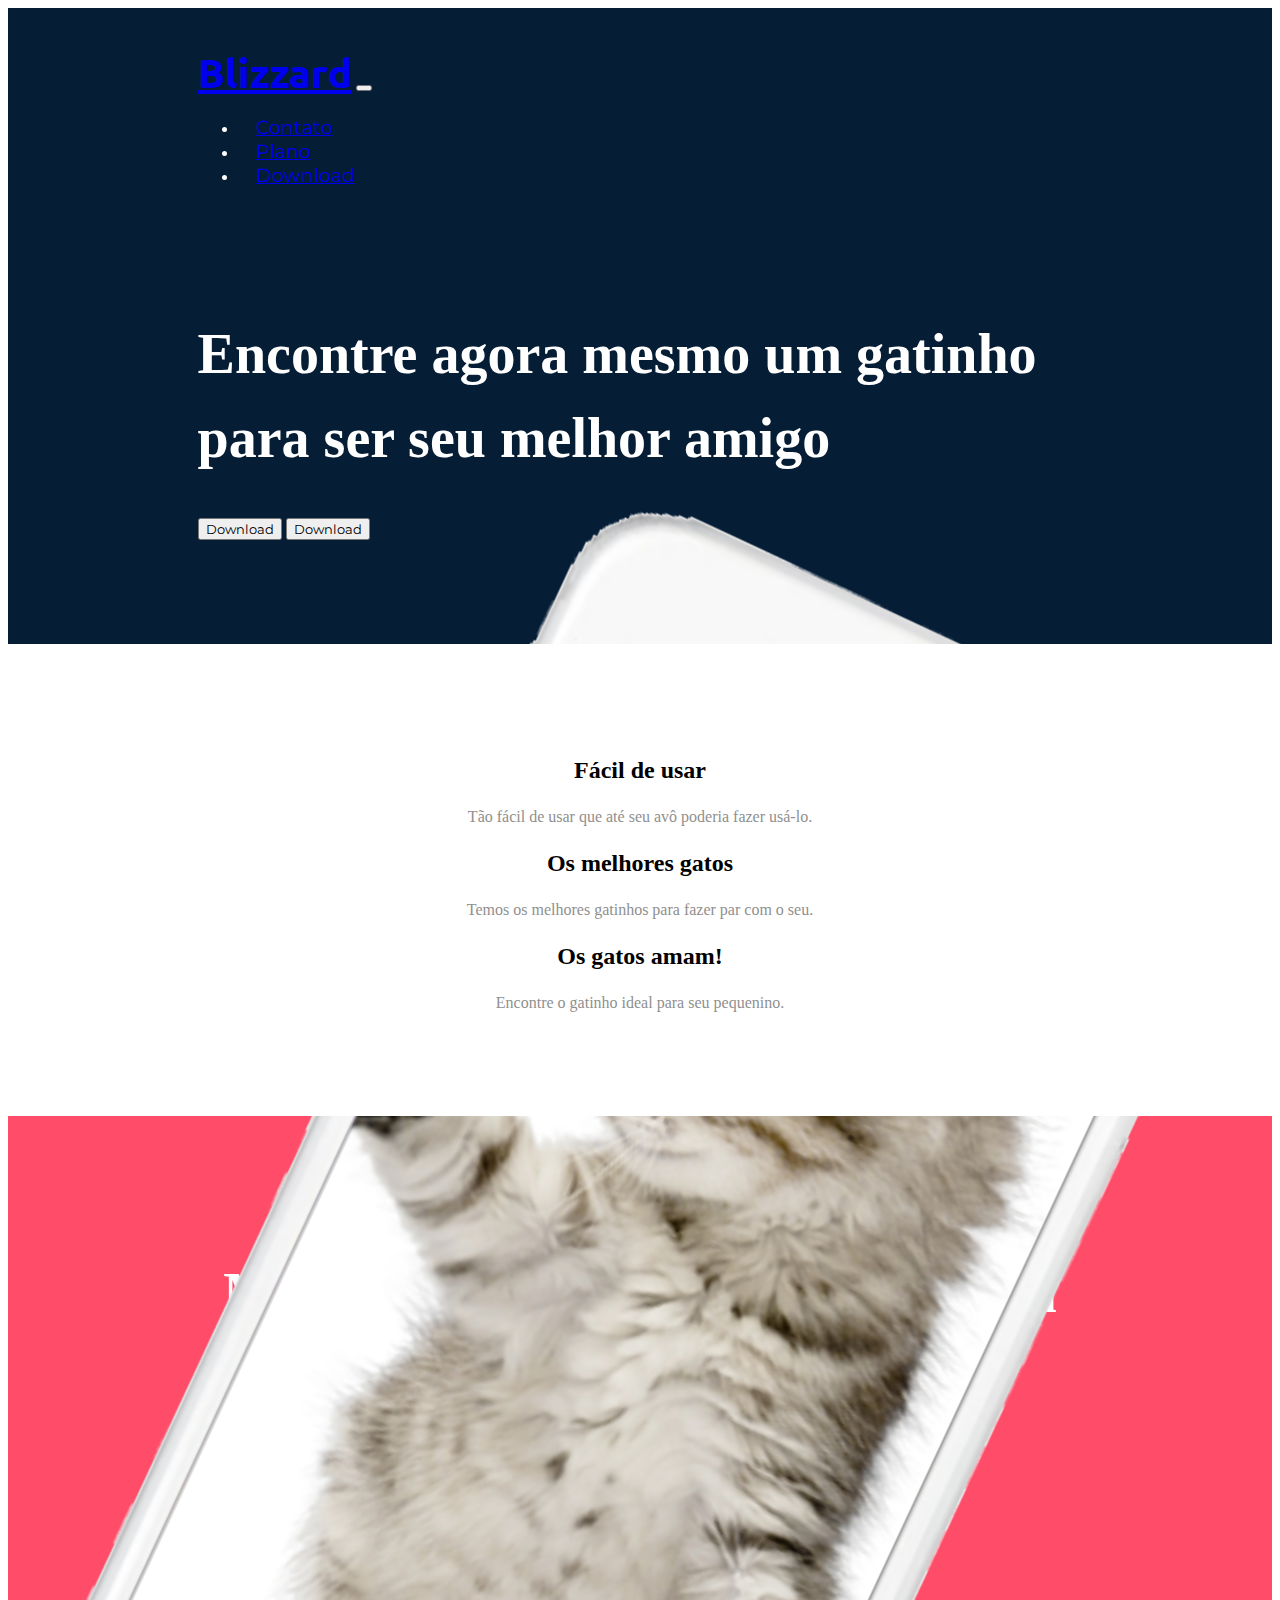
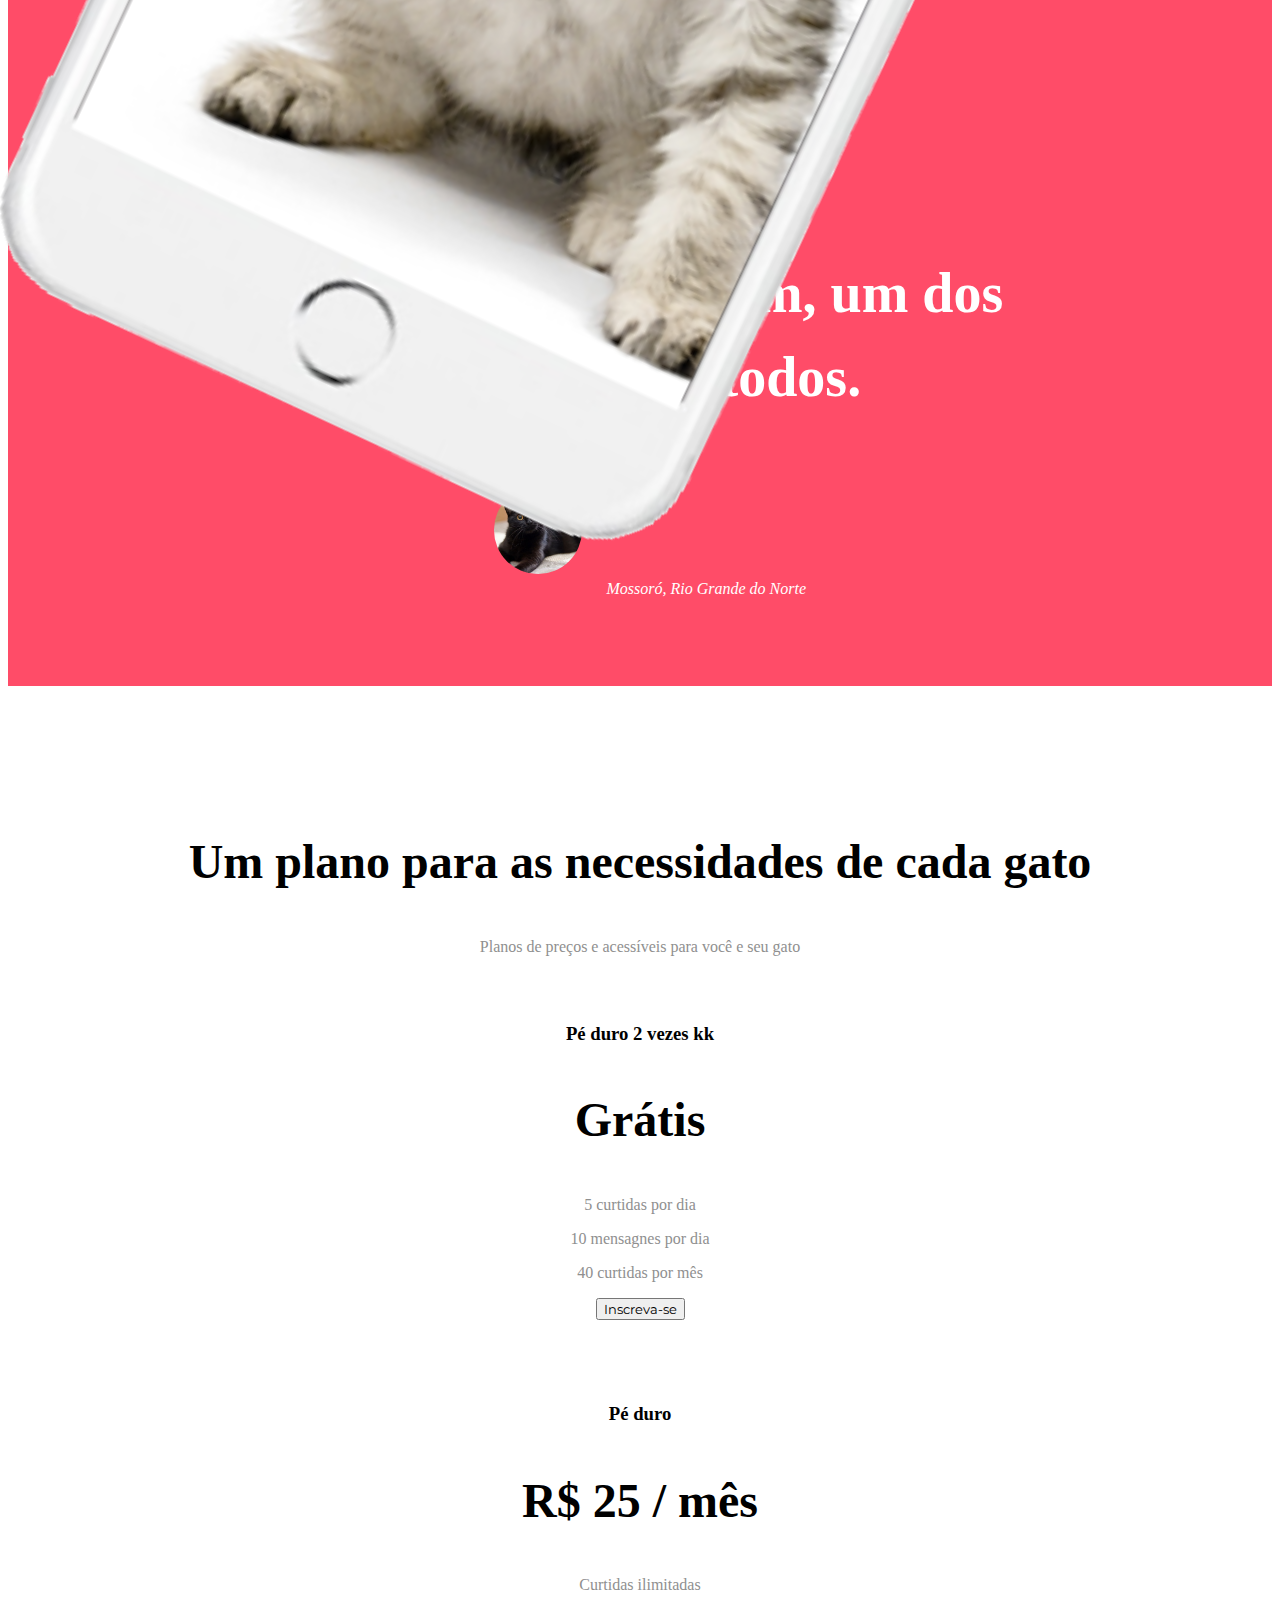
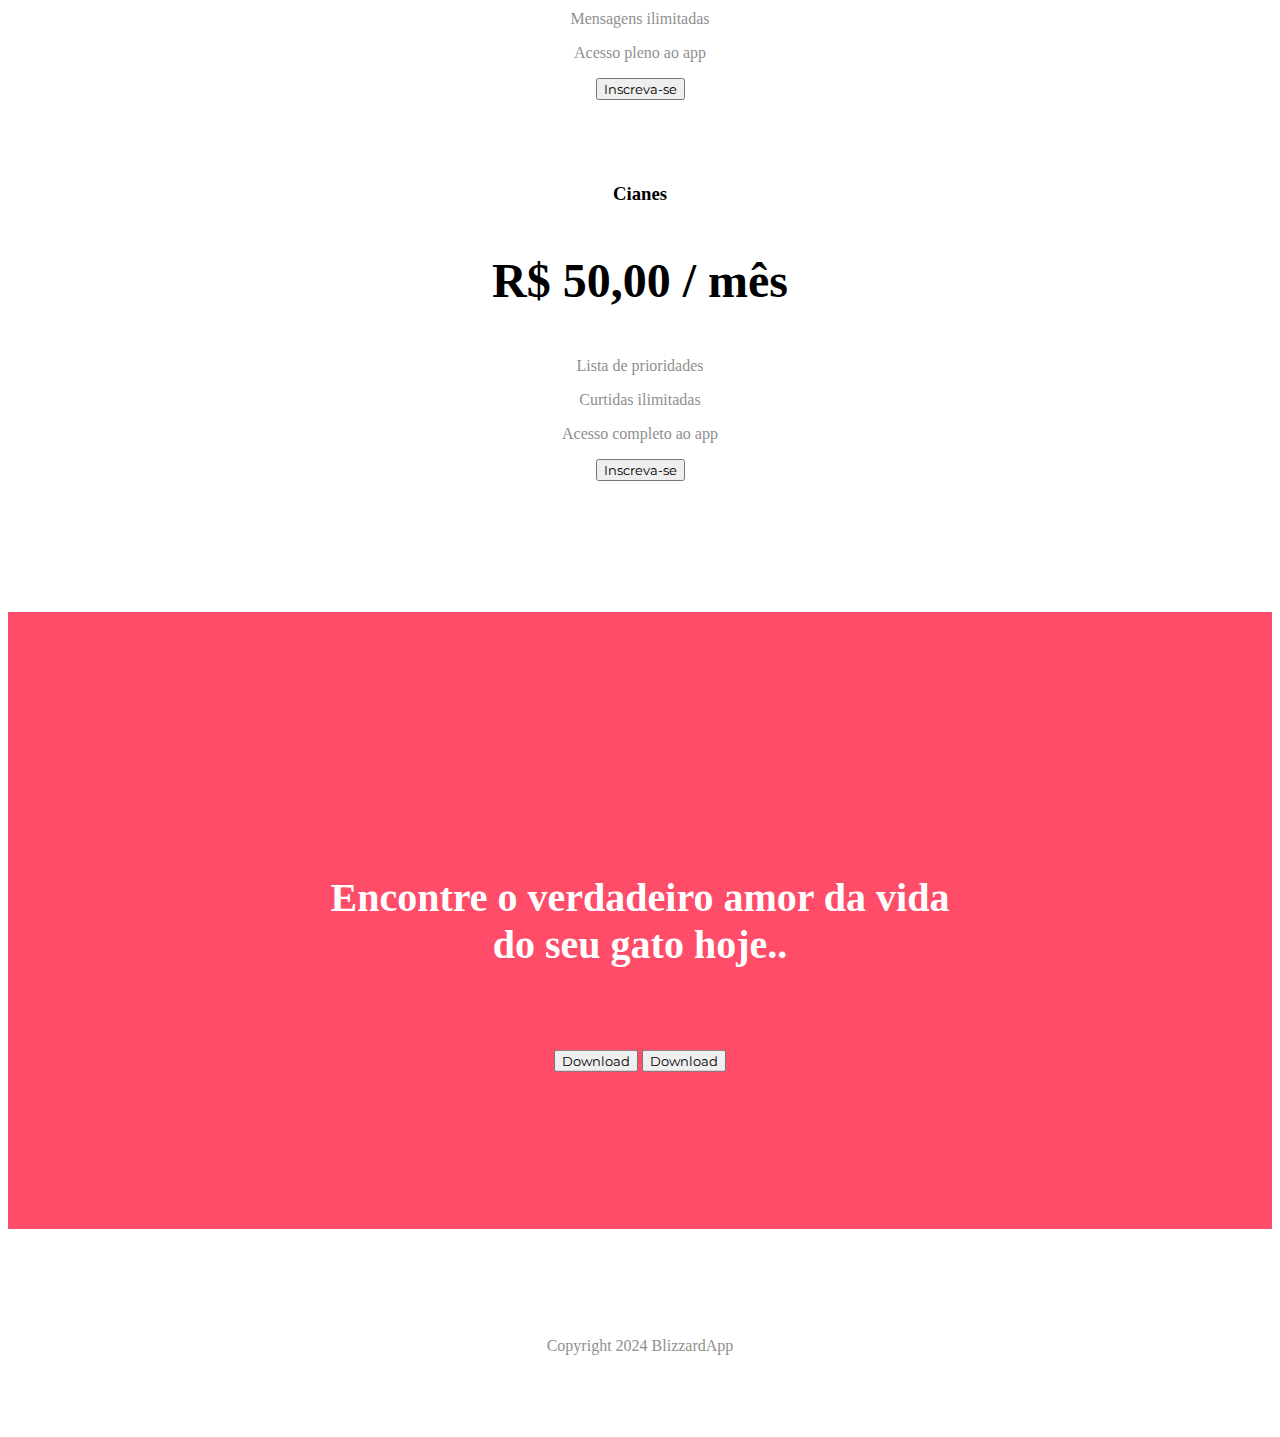
<file: appblizzard/index.html>
<!-- fazer as próprias imagens depois -->

<!doctype html>
<html lang="pt-br">
  <head>
    <!-- google fonts -->
    <link rel="preconnect" href="https://fonts.gstatic.com" crossorigin>
    <link href="https://fonts.googleapis.com/css2?family=Montserrat:ital,wght@0,100..900;1,100..900&family=Ubuntu:ital,wght@0,300;0,400;0,500;0,700;1,300;1,400;1,500;1,700&display=swap" rel="stylesheet">

    <!-- font awesome -->
    <link rel="stylesheet" href="https://cdnjs.cloudflare.com/ajax/libs/font-awesome/6.5.2/css/all.min.css" integrity="sha512-SnH5WK+bZxgPHs44uWIX+LLJAJ9/2PkPKZ5QiAj6Ta86w+fsb2TkcmfRyVX3pBnMFcV7oQPJkl9QevSCWr3W6A==" crossorigin="anonymous" referrerpolicy="no-referrer" />

    <meta charset="utf-8">

    <link rel="stylesheet" href="https://cdn.jsdelivr.net/npm/bootstrap@4.5.3/dist/css/bootstrap.min.css" integrity="sha384-TX8t27EcRE3e/ihU7zmQxVncDAy5uIKz4rEkgIXeMed4M0jlfIDPvg6uqKI2xXr2" crossorigin="anonymous">
    <link rel="stylesheet" href="./css/styles.css">
    <link rel="preconnect" href="https://fonts.googleapis.com">
    

    <title>AppBlizzard</title>
  </head>
  <body>
    <header class="colored-section" id="title">

        <div class="container-fluid">
          <nav class="navbar navbar-expand-lg navbar-dark">
            <a class="navbar-brand" href="#">Blizzard</a>
            <button class="navbar-toggler" type="button" data-toggle="collapse" data-target="#navbarTogglerDemo01" aria-controls="navbarTogglerDemo01" aria-expanded="false" aria-label="Toggle navigation">
              <span class="navbar-toggler-icon"></span>
            </button>
            
            <div class="collapse navbar-collapse" id="navbarTogglerDemo01">
              <ul class="navbar-nav ml-auto">
                <li class="nav-item">
                  <a class="nav-link" href="#foot">
                    Contato
                  </a>
                </li>
                <li class="nav-item">
                  <a class="nav-link" href="#pricing">
                    Plano
                  </a>
                </li>
                <li class="nav-item">
                  <a class="nav-link" href="#cta">
                    Download
                  </a>
                </li>
              </ul>
            </div>
  
          </nav>
  
          <div class="row">
            <div class="col-lg-6">
              <h1 class="big-heading">Encontre agora mesmo um gatinho para ser seu melhor amigo</h1>
              <button type="button" class="btn btn-dark btn-lg"> <i class="fa-brands fa-apple"></i> Download</button>
              <button type="button" class="btn btn-outline-light btn-lg"> <i class="fa-brands fa-google-play"></i> Download</button>
            </div>
    
            <figure class="col-lg-6">
              <img class="title-image" src="img/Gatinho.png" alt="Gatinho feliz">
            </figure>
          </div>
        </div>
        <!-- navbar -->
        

        <!-- Título -->
        

    </header>

    <section class="white-section" id="features">
      
      <div class="container-fluid">
        <div class="row">

          <div class="feature-box col-lg-4 col-md-6 col-sm-12">
            <i class="icon fa-solid fa-check fa-4x"></i>
            <h3 class="features-title">Fácil de usar</h3>
            <p>Tão fácil de usar que até seu avô poderia fazer usá-lo.</p>
          </div>
          
          <div class="feature-box col-lg-4 col-md-6 col-sm-12">
            <i class="icon fa-solid fa-bullseye fa-4x"></i>
            <h3 class="features-title">Os melhores gatos</h3>
            <p>Temos os melhores gatinhos para fazer par com o seu.</p>
          </div>
    
          <div class="feature-box col-lg-4 col-md-12 col-sm-12">
            <i class="icon fa-solid fa-heart fa-4x"></i>
            <h3 class="features-title">Os gatos amam!</h3>
            <p>Encontre o gatinho ideal para seu pequenino.</p>
          </div>
        </div>

      </div>
      
    </section>

    <section class="colored-section" id="testimonials">

      <!-- Carousel -->

      <div id="testimonial-carousel" class="carousel slide" data-ride="carousel" data-interval="5000">
        <div class="carousel-inner">
          <div class="carousel-item active container-fluid">
            <h2 class="testimonial-text">Muito bom! o sistema é ótimo para encontrar um gato.</h2>
            <img class="testimonial-image" src="img/Joao.jpg" alt="João">
            <em>Upanema, Rio Grande do Norte</em>
          </div>
          <div class="carousel-item container-fluid">
            <h2 class="testimonial-text">Meu app é muito bom, um dos melhores de todos.</h2>
            <img src="img/Gato-preto.png" alt="Blizzard" class="testimonial-image">
            <em>Mossoró, Rio Grande do Norte</em>
          </div>
        </div>
        <a class="carousel-control-prev" href="#testimonial-carousel" role="button" data-slide="prev">
          <span class="carousel-control-prev-icon"></span>
        </a>
        <a class="carousel-control-next" href="#testimonial-carousel" role="button" data-slide="next">
          <span class="carousel-control-next-icon"></span>
        </a>
      </div>

      <!-- Fim Carousel --> 

    </section> 

    <section class="white-section" id="pricing">

      <h2 class="section-heading">Um plano para as necessidades de cada gato</h2>
      <p>Planos de preços e acessíveis para você e seu gato</p>

      <div class="container"> <!-- dar uma estudada maior aqui -->
        <div class="row">
          <div class="pricing-column col-lg-4 col-md-12 mb-4">
            <div class="card">
              <div class="card-header">
                <h3>Pé duro 2 vezes kk</h3>
              </div>
              <div class="card-body">
                <h2 class="price-text">Grátis</h2>
                <p>5 curtidas por dia</p>
                <p>10 mensagnes por dia</p>
                <p>40 curtidas por mês</p>
                <button type="button" class="btn btn-outline-dark btn-block">Inscreva-se</button>
              </div>
            </div>
          </div>
      
          <div class="pricing-column col-lg-4 col-md-12 mb-4">
            <div class="card">
              <div class="card-header">
                <h3>Pé duro</h3>
              </div>
              <div class="card-body">
                <h2 class="price-text">R$ 25 / mês</h2>
                <p>Curtidas ilimitadas</p>
                <p>Mensagens ilimitadas</p>
                <p>Acesso pleno ao app</p>
                <button type="button" class="btn btn-dark btn-block">Inscreva-se</button>
              </div>
            </div>
          </div>
    
          <div class="pricing-column col-lg-4 col-md-12 mb-4">
            <div class="card">
              <div class="card-header">
                <h3>Cianes</h3>
              </div>
              <div class="card-body">
                  <h2 class="price-text">R$ 50,00 / mês</h2>
                  <p>Lista de prioridades</p>
                  <p>Curtidas ilimitadas</p>
                  <p>Acesso completo ao app</p>
                  <button type="button" class="btn btn-dark btn-block">Inscreva-se</button>
              </div>
            </div>
          </div>
    
        </div>
      </div>

    </section>

    <section class="colored-section" id="cta">

      <div class="container-fluid">
        <h3 class="cta-title">Encontre o verdadeiro amor da vida do seu gato hoje..</h3>
        <div class="cta-buttons">
          <button type="button" class="cta-btn btn btn-dark"><i class="fa-brands fa-apple"></i> Download</button>
          <button type="button" class="cta-btn btn btn-light"><i class="fa-brands fa-google-play"></i> Download</button>
        </div>

      </div>
      

    </section>
  
    <footer class="white-section" id="foot">
      <div class="container-fluid">
        <div class="centro">
          <ul class="footer-ul">
            <li class="footer-li"><a href="#"><i class="fa-brands fa-facebook footer-ico"></i></a></li>
            <li class="footer-li"><a href="#"><i class="fa-brands fa-twitter footer-ico"></i></a></li>
            <li class="footer-li"><a href="#"><i class="fa-brands fa-instagram footer-ico"></i></a></li>
            <li class="footer-li"><a href="#"><i class="fa-solid fa-envelope footer-ico"></i></a></li>
          </ul>
          <p>Copyright 2024 BlizzardApp</p>
        </div>

      </div>
    </footer>


    <script src="https://code.jquery.com/jquery-3.5.1.slim.min.js" integrity="sha384-DfXdz2htPH0lsSSs5nCTpuj/zy4C+OGpamoFVy38MVBnE+IbbVYUew+OrCXaRkfj" crossorigin="anonymous"></script>
    <script src="https://cdn.jsdelivr.net/npm/bootstrap@4.5.3/dist/js/bootstrap.bundle.min.js" integrity="sha384-ho+j7jyWK8fNQe+A12Hb8AhRq26LrZ/JpcUGGOn+Y7RsweNrtN/tE3MoK7ZeZDyx" crossorigin="anonymous"></script>

  </body>
</html>
</file>
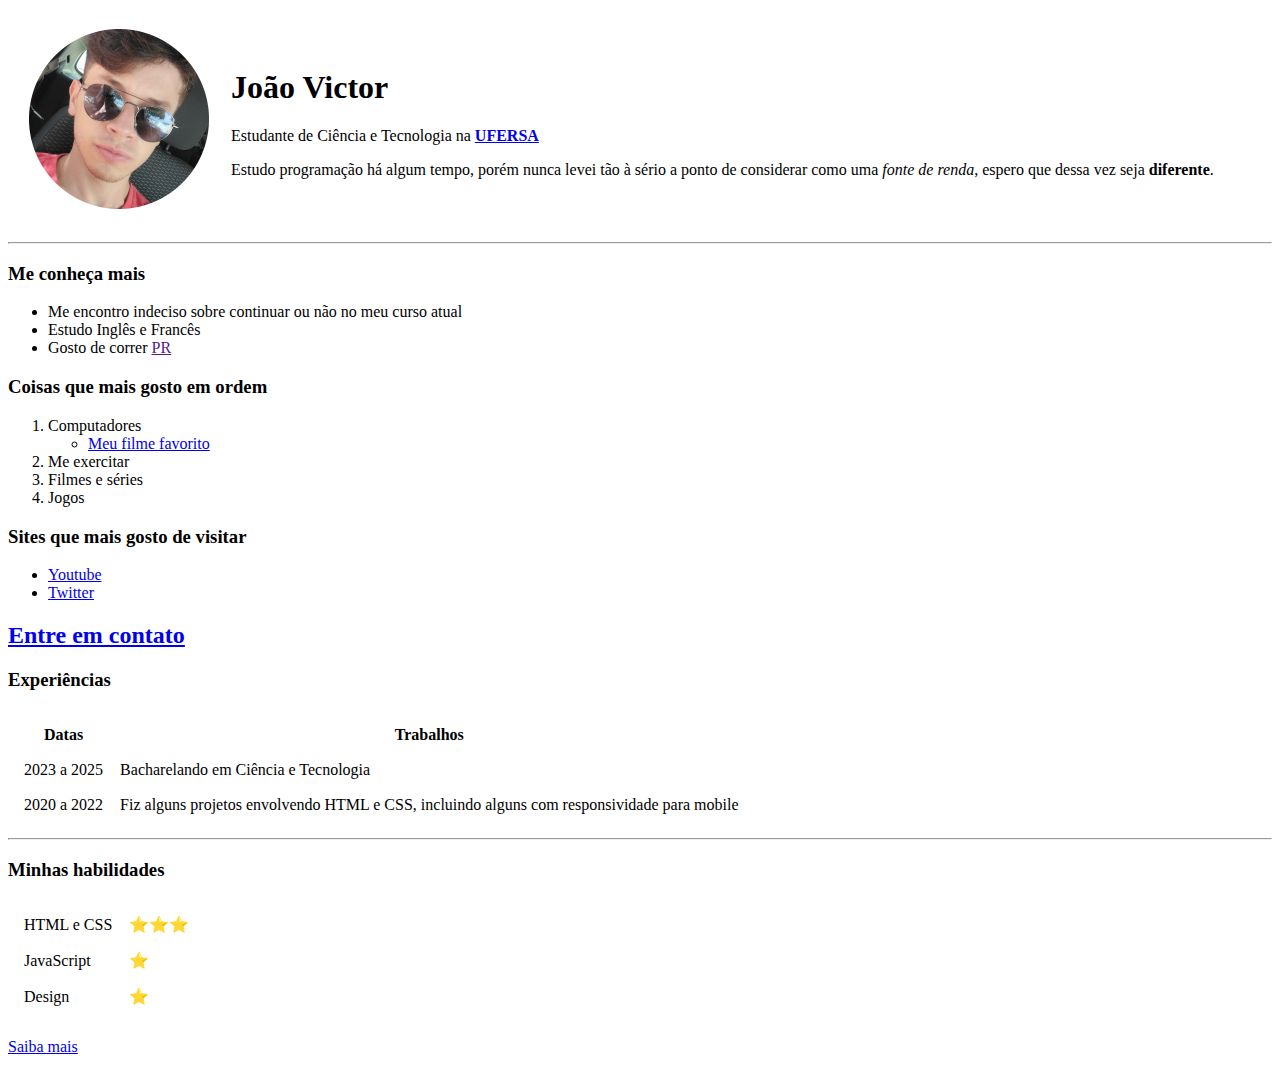
<file: biografia-pessoal/index.html>
<!DOCTYPE html>
<html lang="pt-br">
<head>
    <meta charset="UTF-8">
    <title>Biografia</title>
</head>
<body>
    <table cellspacing="20">
        <tr>
            <td><img src="img/joao-modified.png" alt="Foto de João Victor" /></td>
            <td>
                <h1>João Victor</h1>
                <p>Estudante de Ciência e Tecnologia na <a href="https://ufersa.edu.br/"><strong>UFERSA</strong></a></p>
            <p>Estudo programação há algum tempo, porém nunca levei tão à sério a ponto de considerar como uma <em>fonte de renda</em>, espero que dessa vez seja <strong>diferente</strong>.</p>
        </tr>

    </table>

    <hr />

    <h3>Me conheça mais</h3>
    <ul>
        <li>Me encontro indeciso sobre continuar ou não no meu curso atual</li>
        <li>Estudo Inglês e Francês</li>
        <li>Gosto de correr <a href="">PR</a></li>
    </ul>

    <h3>Coisas que mais gosto em ordem</h3>
    <ol>
        <li>Computadores</li>
        <ul>
            <li><a href="https://www.adorocinema.com/filmes/filme-198371/">Meu filme favorito</a></li>
        </ul>
        <li>Me exercitar</li>
        <li>Filmes e séries</li>
        <li>Jogos</li>
    </ol>

    <h3>Sites que mais gosto de visitar</h3>
    <ul>
        <li><a href="https://www.youtube.com/">Youtube</a></li>
        <li><a href="https://twitter.com/">Twitter</a></li>
    </ul>

    <a href="contato/contato.html">
        <h2>Entre em contato</h2>
    </a>

    <h3>Experiências</h3>
    <table cellspacing="15">
        <thead>
            <tr>
                <th>Datas</th>
                <th>Trabalhos</th>
            </tr>
        </thead>
        <tbody>
            <tr>
                <td>2023 a 2025</td>
                <td>Bacharelando em Ciência e Tecnologia</td>
            </tr>
            <tr>
                <td>2020 a 2022</td>
                <td>Fiz alguns projetos envolvendo HTML e CSS, incluindo alguns com responsividade para mobile</td>
            </tr>
        </tbody>
    </table>

    <hr />

    <h3>Minhas habilidades</h3>
    <table cellspacing="15">
        <tbody>
            <tr>
                <td>HTML e CSS</td>
                <td>⭐⭐⭐</td>
            </tr>
            <tr>
                <td>JavaScript</td>
                <td>⭐</td>
            </tr>
            <tr>
                <td>Design</td>
                <td>⭐</td>
            </tr>
        </tbody>
    </table>
    <p><a href="saibamais.html">Saiba mais</a></p>
</body>
</html>
</file>
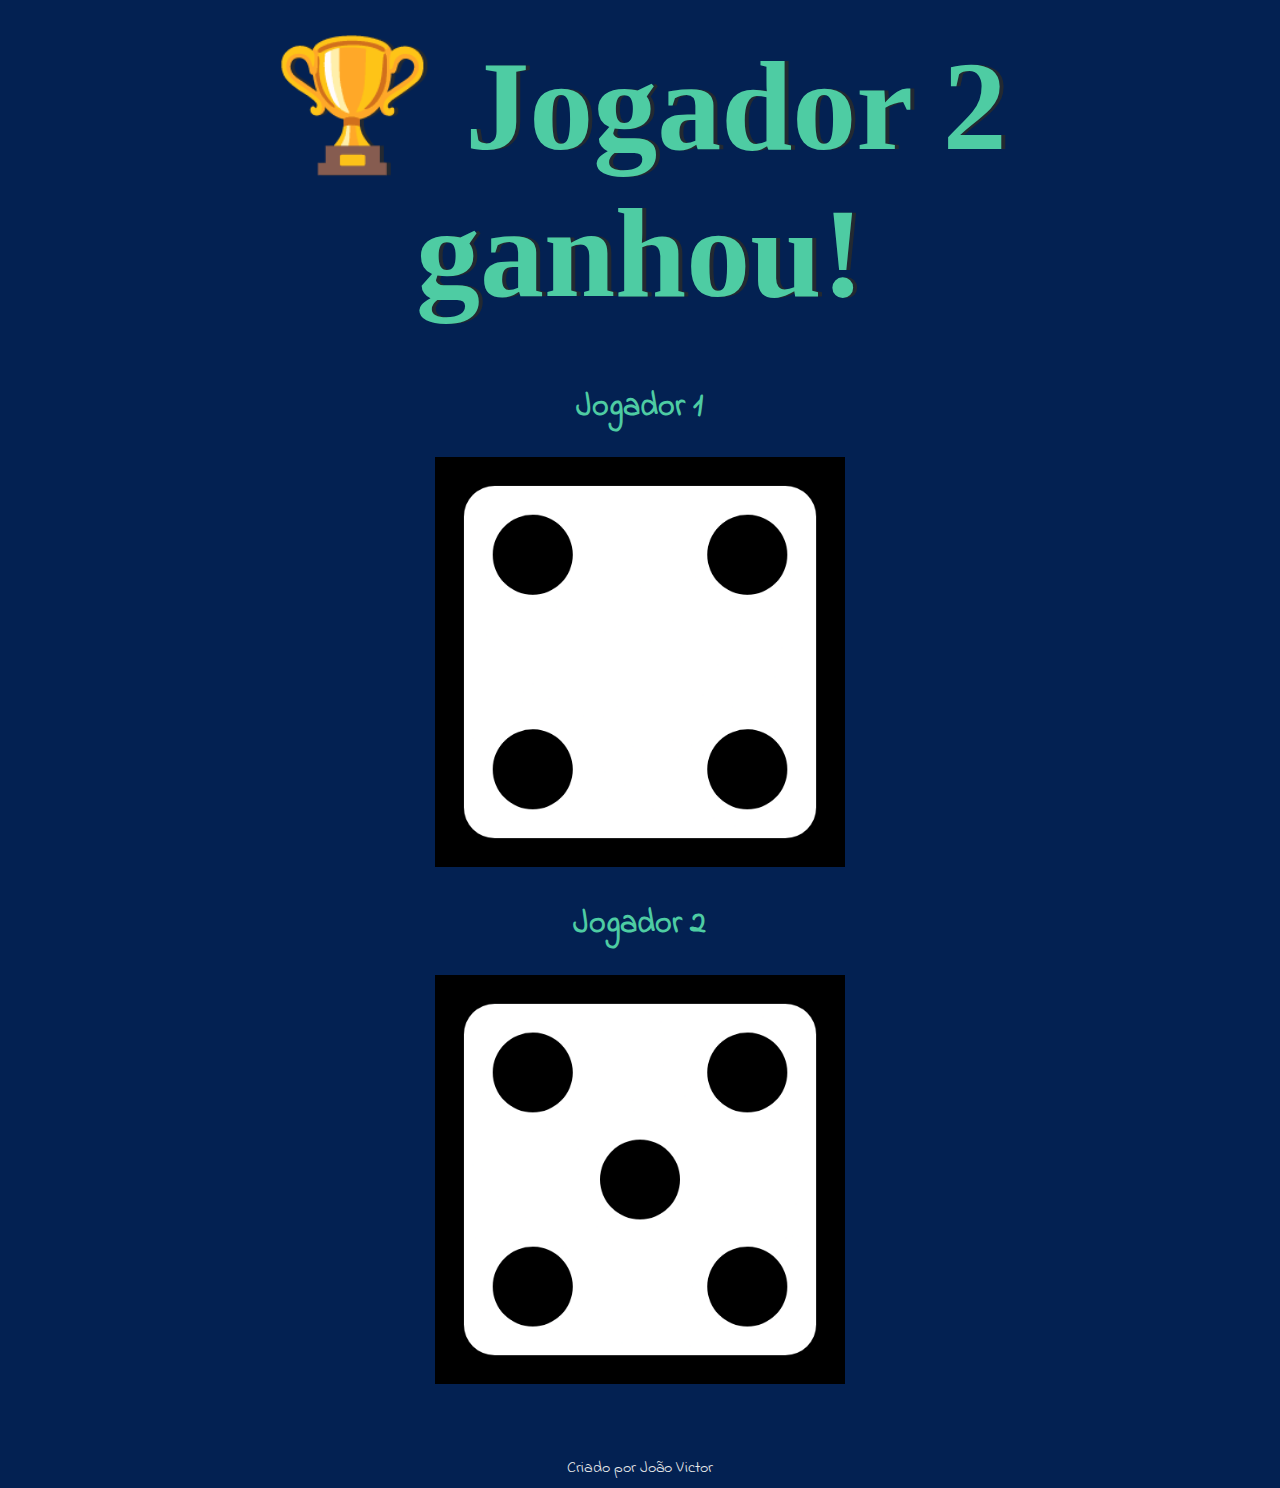
<file: gameDice/index.html>
<!DOCTYPE html>
<html lang="pt-br">
<head>
    <meta charset="UTF-8">
    <link rel="stylesheet" href="style.css">
    <link rel="preconnect" href="https://fonts.googleapis.com">
    <link rel="preconnect" href="https://fonts.gstatic.com" crossorigin>
    <link href="https://fonts.googleapis.com/css2?family=Indie+Flower&display=swap" rel="stylesheet">
    <title>Jogo de Dados</title>
</head>
<body>
    <main class="container">
        <h1>Atualizar</h1>

        <div class="dice">
            <h2>Jogador 1</h2>
            <img src="" alt="Dados">
        </div>

        <div class="dice">
            <h2>Jogador 2</h2>
            <img src="" alt="Dados">
        </div>
    </main>

    <footer>
        Criado por João Victor
    </footer>

    <script src="app.js"></script>
</body>
</html>
</file>
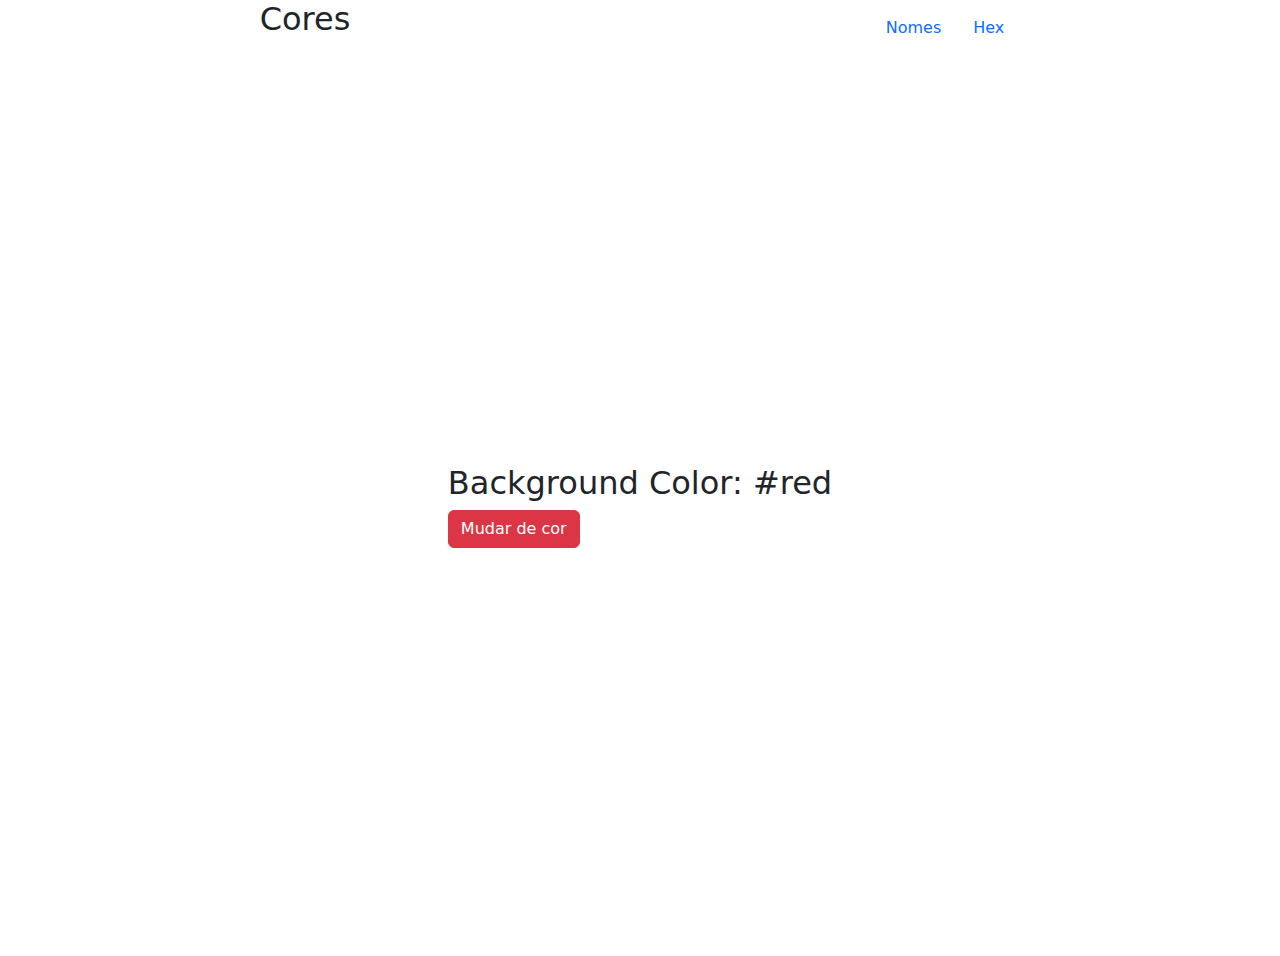
<file: mudandoDeCor/index.html>
<!DOCTYPE html>
<html lang="pt-br">
<head>
    <meta charset="UTF-8">
    <link href="https://cdn.jsdelivr.net/npm/bootstrap@5.3.3/dist/css/bootstrap.min.css" rel="stylesheet" integrity="sha384-QWTKZyjpPEjISv5WaRU9OFeRpok6YctnYmDr5pNlyT2bRjXh0JMhjY6hW+ALEwIH" crossorigin="anonymous">
    <title>Cores</title>
</head>
<body>
    <header class="d-flex justify-content-around">
        <h2>Cores</h2>
        <nav class="navbar">
            <ul class="nav">
                <li><a href="index.html" class="nav-link">Nomes</a></li>
                <li><a href="index.html" class="nav-link">Hex</a></li>
            </ul>
        </nav>
    </header>
    
    <main id="main-color">
        <section class="d-flex justify-context-center" style="height: 100vh;">
            <div class="m-auto">
                <h2>Background Color: <span class="span-color">#red</span></h2>
                <button id="btn" class="btn btn-danger">Mudar de cor</button>
            </div>
        </section>
    </main>

    <script src="./app.js"></script>
</body>
</html>
</file>
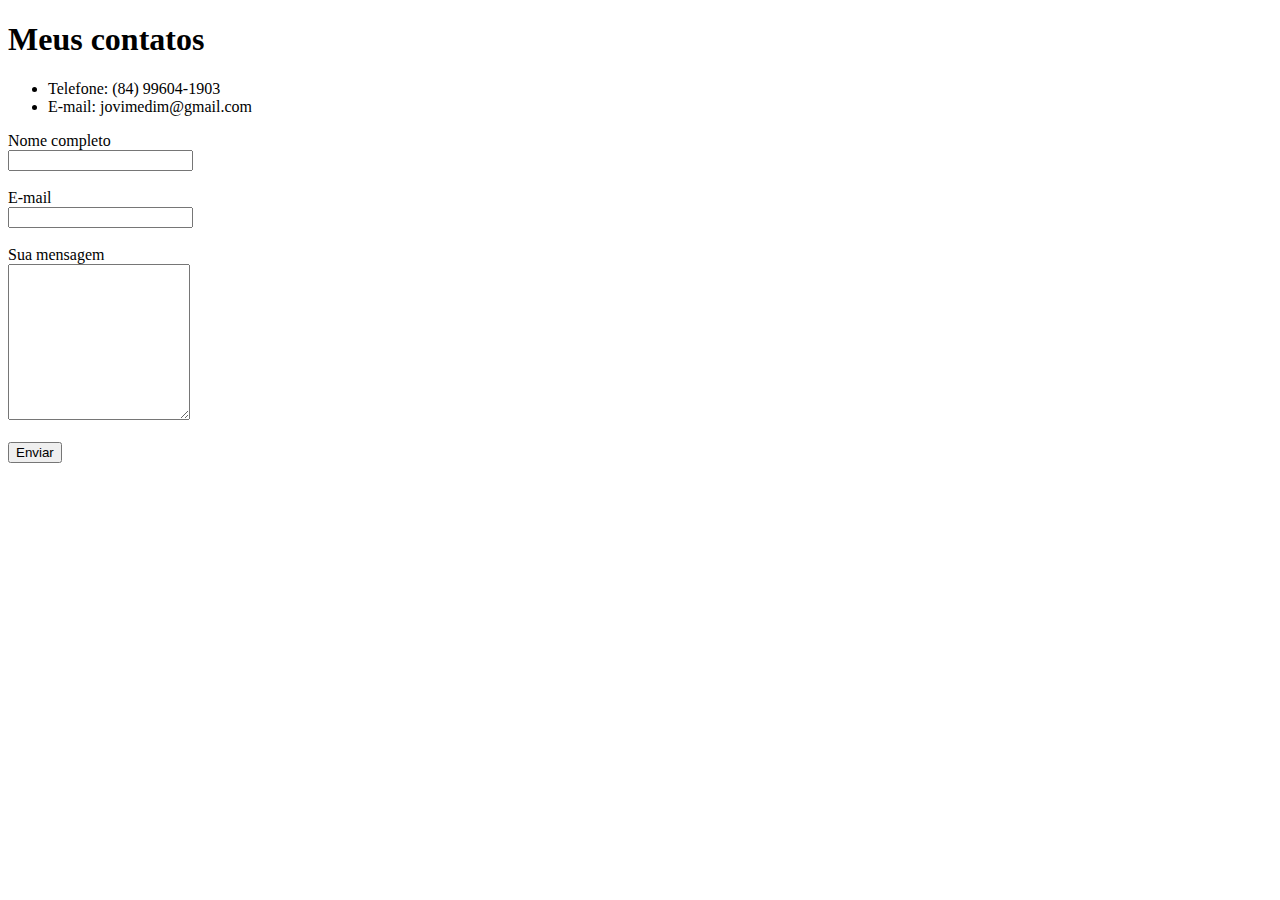
<file: biografia-pessoal/contato/contato.html>
<!DOCTYPE html>
<html lang="pt-br">
<head>
    <meta charset="UTF-8">
    <title>Contato</title>
</head>
<body>
    <h1>Meus contatos</h1>
    <ul>
        <li>Telefone: (84) 99604-1903</li>
        <li>E-mail: jovimedim@gmail.com</li>
    </ul>
    <form action="mailto: jovimedim@gmail.com" method="POST" enctype="text/plain">
        <label for="">Nome completo</label> <br />
        <input type="text" name="nome" /> <br /> <br />
        
        <label for="">E-mail</label> <br />
        <input type="email" name="email" id=""> <br /> <br />

        <label for="">Sua mensagem</label> <br />
        <textarea name="mensagem" id="" cels="30" rows="10"></textarea> <br /> <br />
        <input type="submit" value="Enviar">
    </form>
</body>
</html>
</file>
<file: appblizzard/css/styles.css>
/* Seção Tags */

body {
    font-family: 'Montserrat, sans-serif';
    text-align: center;
    overflow-x: hidden;
}

h1, h2, h3, h4, h5, h6 {
    font-family: 'Montserrat-Bold';
}

p {
    color: #8f8f8f
}

/* Heading */

.big-heading {
    font-family: 'Montserrat-Black, sans-serif';
    font-size: 3.5rem;
    line-height: 1.5;
    font-weight: 900;
}

.section-heading {
    font-size: 3rem;
    line-height: 1.5;
}

button {
    font-family: 'Montserrat';
}

/* Seção IDs */


/* title section */

#features {
    position: relative;
    z-index: 1;
}

.features-title {
    font-size: 1.5rem;
}

#press {
    padding-bottom: 3%;
}
#pricing {
    padding: 100px;
}


#cta {
    height: 30%;
    position: relative;
}

#foot {
    height: 200px;
    position: relative;
}

/* Seção Classes */

#title .container-fluid {
    background-color: #051d35;
    padding: 3% 15% 7%;
    text-align: left;
}

/* container section */

.container-fluid {
    padding: 7% 15% 7%;
}

/* section */

.colored-section {
    background-color: #ff4c68;
    color: #fff;
}

.white-section {
    background-color: #fff;
}

.navbar {
    padding: 0 0 4.5rem;
}

.navbar-brand {
    font-family: 'Ubuntu';
    font-size: 2.5rem;
    font-weight: bold;
}

.nav-item {
    padding: 0 18px;
}

.nav-link {
    font-size: 1.2rem;
    font-family: 'Montserrat';
}

.title-image {
    width: 60%;
    transform: rotate(25deg);
    position: absolute;
    right: 21%;
}

/*.feature-box {
    padding: 5%;
}*/

.icon {
    color: #ef8172;
    margin-bottom: 1rem;
}

.icon:hover {
    color: #ff4c68;
}

.testimonial-image {
    width: 10%;
    border-radius: 100%;
    margin: 20px;
}

.testimonial-text {
    font-size: 3.5rem;
    line-height: 1.5;
}

.press-logo {
    width: 15%;
    margin: 20px 20px 50px;
}

.pricing-column {
    padding: 3% 2%;
}

/* responsividade */

@media (max-width: 992px) {

    #title {
        text-align: center;
    }

    .title-image {
        position: static;
        transform: rotate(0);
        margin-top: 3%;
    }

    .cta-buttons {
        top: 90%;
        margin-top: 5%;
    }

    .cta-title {
        padding-bottom: 10%;
    }
}

.cta-title {
    color: #fff;
    padding: 15%; /* ! USAR O LINE HEIGHT TAMBÉM FUNCIONARIA  */ 
    font-size: 2.5rem;
}

.cta-buttons {
    top: 85%;
    left: 50%;
    transform: translate(-50%, -50%);
    position: absolute;
    bottom: -5rem;
}



.centro {
    position: absolute;
    top: 50%;
    left: 50%;
    transform: translate(-50%, -50%);
}

.footer-ul {
    padding: 0;
}

.footer-li {
    list-style-type: none;
    display: inline;
    padding: 10px;
}

.footer-ico {
    color: black;
}

.price-text {
    font-size: 3rem;
    line-height: 1.5;
}
</file>
<file: gameDice/style.css>
* {
    background-color: #032152;
    font-family: 'Indie Flower', cursive;
    color: #fff;
}

.container {
    width: 70%;
    margin: auto;
    text-align: center;
}

.dice {
    display: inline-block;
    text-align: center;
}

h1 {
    margin: 30px;
    font-family: 'Lobster', cursive;
    text-shadow: 4px 0 #232931;
    font-size: 8rem;
    color: #4ECCA3;
}

h2 {
    font-size: 2rem;
    color: #4ECCA3;
}

img {
    width: 80%;
}

footer {
    margin-top: 5%;
    text-align: center;
    color: #EEE;
}
</file>
